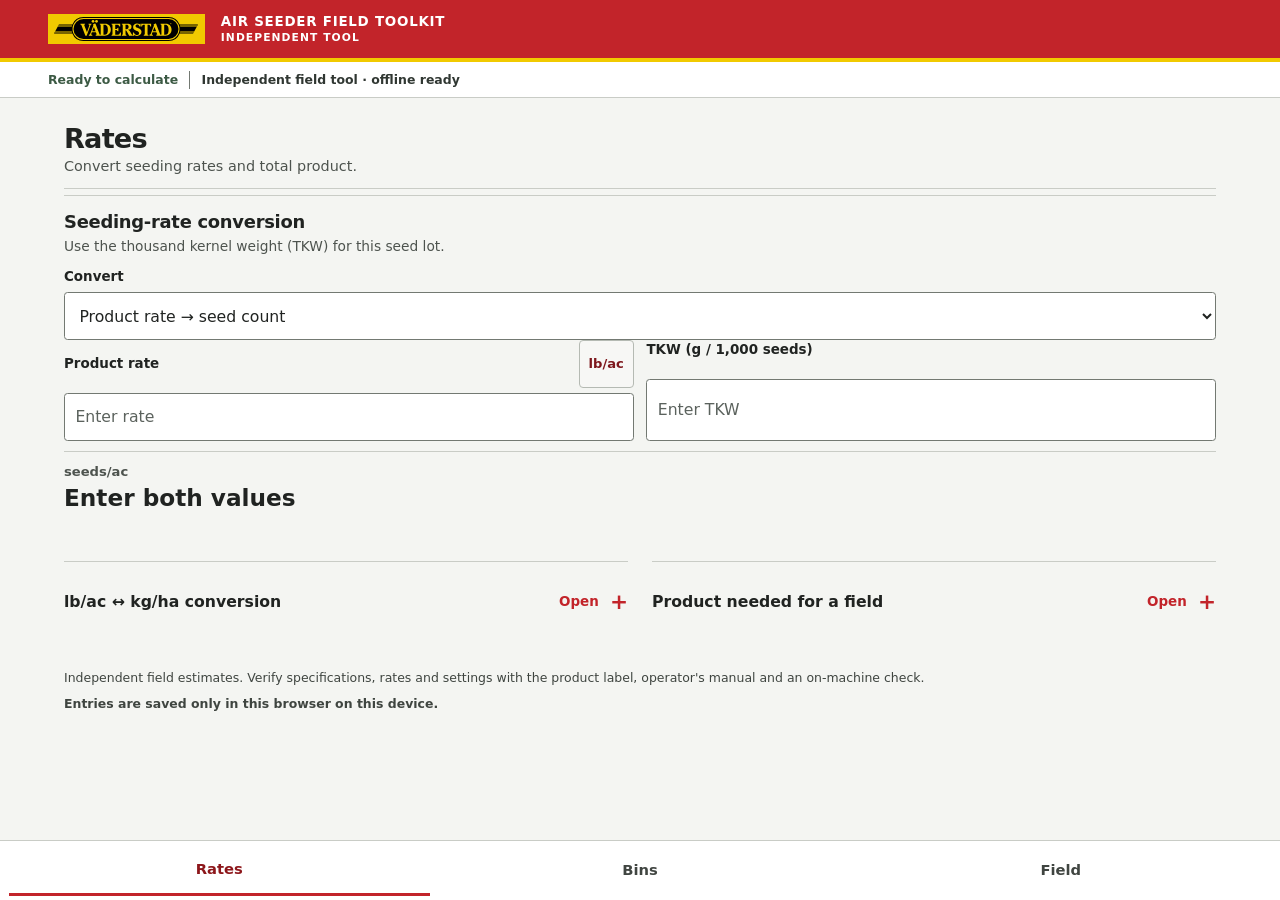
<file: index.html>
<!doctype html>
<html lang="en">
<head>
  <!-- THESIS: A field worksheet turns seeding inputs into decisions; it refuses unsupported equipment defaults.
       OWN-WORLD: Väderstad yellow, charcoal, deep green, and red on a bright worksheet with the official mark.
       STORY: Enter verified field and product values, then read a traceable estimate in the same units.
       FIRST VIEWPORT: A compact Rates worksheet leads with one calculator; secondary tools expand on demand and three tabs stay fixed below.
       FORM: Operate; a phone-first field-service worksheet with source-backed bin allocation and a Väderstad red/yellow signal system. -->
  <meta charset="utf-8">
  <meta name="viewport" content="width=device-width, initial-scale=1, viewport-fit=cover">
  <meta name="theme-color" content="#c2242a">
  <meta name="description" content="Independent offline field calculations for seeding rates, cart run limits, field time, and meter catch tests.">
  <title>Air Seeder Field Toolkit</title>
  <link rel="icon" href="./assets/app-icon.png" type="image/png">
  <link rel="apple-touch-icon" href="./assets/app-icon.png">
  <link rel="manifest" href="./manifest.webmanifest">
  <link rel="stylesheet" href="./styles.css">
  <script type="module" src="./app.js"></script>
</head>
<body>
  <header class="site-header">
    <div class="brand-band">
      <a class="brand-lockup" href="./" aria-label="Air Seeder Field Toolkit home">
        <img src="./assets/vaderstad-logo.svg" alt="Väderstad">
      </a>
      <div class="brand-caption">
        <span class="brand-title">AIR SEEDER FIELD TOOLKIT</span>
        <span class="independent-tag">INDEPENDENT TOOL</span>
      </div>
      <button class="install-button" id="install-button" type="button" hidden>Install</button>
    </div>
    <div class="status-band">
      <span id="connection-status" class="connection-status" role="status">Ready to calculate</span>
      <span class="status-divider" aria-hidden="true"></span>
      <span class="status-detail">Independent field tool · offline ready</span>
    </div>
  </header>

  <main class="app-main">
    <section id="panel-rates" class="tab-panel" role="tabpanel" aria-labelledby="tab-rates">
      <div class="screen-heading">
        <div>
          <h1>Rates</h1>
          <p>Convert seeding rates and total product.</p>
        </div>
      </div>

      <div class="worksheet-grid">
        <section class="worksheet-section rate-converter">
          <div class="section-heading">
            <div>
              <h2>Seeding-rate conversion</h2>
              <p>Use the thousand kernel weight (TKW) for this seed lot.</p>
            </div>
          </div>
          <label class="field conversion-direction-field">
            <span>Convert</span>
            <select id="conversion-direction" data-persist>
              <option value="to-seeds">Product rate → seed count</option>
              <option value="to-product">Seed count → product rate</option>
            </select>
          </label>
          <div class="control-row">
            <label class="field">
              <span class="field-topline"><span id="conversion-value-label">Product rate</span><button class="unit-toggle" id="conversion-unit" type="button" data-unit-toggle data-units="lb/ac|kg/ha" data-converts="conversion-value:rate" data-persist value="lb/ac">lb/ac</button></span>
              <input id="conversion-value" data-persist inputmode="decimal" type="number" min="0" step="any" placeholder="Enter rate">
            </label>
            <label class="field">
              <span id="conversion-factor-label">TKW (g / 1,000 seeds)</span>
              <input id="conversion-factor" data-persist inputmode="decimal" type="number" min="0" step="any" placeholder="Enter TKW">
            </label>
          </div>
          <div class="result-strip" aria-live="polite">
            <span id="conversion-result-label">Seed rate</span>
            <strong id="conversion-result">Enter both values</strong>
          </div>
        </section>

        <details class="worksheet-section secondary-tool">
          <summary class="tool-summary"><span>lb/ac ↔ kg/ha conversion</span><span class="disclosure-label">Open</span></summary>
          <p class="tool-intro">Convert between pounds per acre and kilograms per hectare.</p>
          <label class="field">
            <span class="field-topline"><span>Rate to convert</span><button class="unit-toggle" id="mass-rate-unit" type="button" data-unit-toggle data-units="lb/ac|kg/ha" data-converts="mass-rate-value:rate-mass" data-persist value="lb/ac">lb/ac</button></span>
            <input id="mass-rate-value" data-persist inputmode="decimal" type="number" min="0" step="any" placeholder="Enter rate">
          </label>
          <div class="result-strip" aria-live="polite">
            <span id="mass-rate-result-label">Equivalent rate</span>
            <strong id="mass-rate-result">Enter a rate</strong>
          </div>
        </details>

        <details class="worksheet-section secondary-tool">
          <summary class="tool-summary"><span>Product needed for a field</span><span class="disclosure-label">Open</span></summary>
          <p class="tool-intro">Estimate total product and seed count for a field.</p>
          <label class="field">
            <span class="field-topline"><span>Field area</span><button class="unit-toggle" id="total-area-unit" type="button" data-unit-toggle data-units="ac|ha" data-converts="total-area-value:area" data-persist value="ac">ac</button></span>
            <input id="total-area-value" data-persist inputmode="decimal" type="number" min="0" step="any" placeholder="Enter area">
          </label>
          <div class="control-row">
            <label class="field">
              <span class="field-topline"><span>Application rate</span><button class="unit-toggle" id="total-rate-unit" type="button" data-unit-toggle data-units="lb/ac|kg/ha" data-converts="total-rate-value:rate-mass" data-persist value="lb/ac">lb/ac</button></span>
              <input id="total-rate-value" data-persist inputmode="decimal" type="number" min="0" step="any" placeholder="Enter rate">
            </label>
          </div>
          <label class="field">
            <span id="total-seed-factor-label">Optional TKW (g / 1,000 seeds)</span>
            <input id="total-seed-factor" data-persist inputmode="decimal" type="number" min="0" step="any" placeholder="Leave blank to skip seed total">
          </label>
          <div class="result-strip result-strip-stack" aria-live="polite">
            <span id="total-result-label">Product needed</span>
            <strong id="total-result">Enter area and rate</strong>
            <small id="total-seed-result"></small>
          </div>
        </details>
      </div>
    </section>

    <section id="panel-bins" class="tab-panel" role="tabpanel" aria-labelledby="tab-bins" hidden>
      <div class="screen-heading">
        <div>
          <h1>Bins</h1>
          <p>Plan product assignments and cart run limits.</p>
        </div>
      </div>

      <aside class="source-notice">
        <div>
          <strong>Published volumes load by cart model.</strong>
          <span>Product rates, bulk densities and fill factors are your inputs.</span>
        </div>
      </aside>

      <section class="worksheet-section cart-setup">
        <div class="section-heading">
          <div>
            <h2>Cart identification</h2>
            <p>Published capacities load from Väderstad's technical table.</p>
          </div>
        </div>
        <div class="control-row">
          <label class="field">
            <span>Cart size</span>
            <select id="cart-family" data-persist>
              <option value="">Select Väderstad PD size</option>
              <option value="400">Precision Delivery 400</option>
              <option value="680">Precision Delivery 680</option>
              <option value="820">Precision Delivery 820</option>
              <option value="910">Precision Delivery 910</option>
              <option value="1000">Precision Delivery 1000</option>
              <option value="1350">Precision Delivery 1350</option>
              <option value="other">Other air cart</option>
            </select>
          </label>
          <label class="field">
            <span>Cart identifier (optional)</span>
            <input id="cart-model" data-persist type="text" autocomplete="off" placeholder="Enter from cart plate">
          </label>
        </div>
        <label class="field optional-bin-field" id="optional-bin-field" hidden>
          <span>Optional Bin 5</span>
          <select id="use-optional-bin" data-persist>
            <option value="no">Not fitted</option>
            <option value="yes">Include optional bin 5</option>
          </select>
        </label>
        <p class="model-capacity-note" id="model-capacity-note" aria-live="polite">Choose a listed cart size to load its published nominal volumes, or choose Other air cart to enter all bin capacities manually.</p>
      </section>

      <details class="published-table">
        <summary>Published bin volumes by cart size</summary>
        <div class="table-scroll" tabindex="0" aria-label="Scrollable Väderstad cart capacity table">
          <table>
            <caption>Väderstad Precision Delivery Air Cart technical data (litres as published)</caption>
            <thead>
              <tr><th scope="col">Bin volume (L)</th><th scope="col">400</th><th scope="col">680</th><th scope="col">820</th><th scope="col">910</th><th scope="col">1000</th><th scope="col">1350</th></tr>
            </thead>
            <tbody>
              <tr><th scope="row">Total volume (L)</th><td>12,685–14,095</td><td>23,900</td><td>28,900</td><td>32,068</td><td>35,200</td><td>47,572</td></tr>
              <tr><th scope="row">Bin 1 (L)</th><td>1,410</td><td>2,115</td><td>2,115</td><td>3,277</td><td>2,115</td><td>3,277</td></tr>
              <tr><th scope="row">Bin 2 (L)</th><td>4,230</td><td>5,600</td><td>10,600</td><td>7,506</td><td>17,000</td><td>22,975</td></tr>
              <tr><th scope="row">Bin 3 (L)</th><td>5,285</td><td>5,600</td><td>10,600</td><td>7,506</td><td>10,600</td><td>13,849</td></tr>
              <tr><th scope="row">Bin 4 (L)</th><td>3,170</td><td>10,600</td><td>5,600</td><td>13,849</td><td>5,600</td><td>7,505</td></tr>
              <tr><th scope="row">Optional Bin 5 (L)</th><td>—</td><td>—</td><td>2,466</td><td>—</td><td>2,466</td><td>2,819</td></tr>
            </tbody>
          </table>
        </div>
        <p class="source-credit">Volumes are taken from the linked official table. The printed total row may differ from summed bin volumes because of published rounding and optional-bin configurations.</p>
      </details>

      <section class="worksheet-section product-planner">
        <div class="section-heading">
          <div>
            <h2>Products to seed</h2>
            <p>Add every product in the cart. The optimizer assigns bins to maximize the shared run limit.</p>
          </div>
          <button class="button button-dark" id="add-product" type="button">+ Add product</button>
        </div>
        <div id="product-list" class="product-list"></div>
        <label class="field chain-field">
          <span>Chained-bin planning</span>
          <select id="chain-bins" data-persist>
            <option value="no">Off · one bin per product</option>
            <option value="yes">On · same product may use multiple bins</option>
          </select>
        </label>
        <p class="assumption-note chain-note"><strong>Planning assumption</strong><span>Chained mode groups bins holding the same product to increase the run limit. Use it only if your cart's metering and plumbing can feed that product from those bins. The published capacity table does not verify bin-chain compatibility or fill time in minutes.</span></p>
      </section>

      <section class="worksheet-section manual-bin-setup" id="manual-bin-setup" hidden>
        <div class="section-heading">
          <div>
            <h2>Manual bin capacities</h2>
            <p>Enter the usable volume for each bin from the exact cart documentation.</p>
          </div>
          <button class="button button-dark" id="add-bin" type="button">+ Add bin</button>
        </div>
        <div id="bin-list" class="bin-list"></div>
      </section>

      <section class="worksheet-section run-estimate">
        <div class="section-heading">
          <div>
            <h2>Optimized run estimate</h2>
            <p>Run limit is set by the product that runs out first.</p>
          </div>
        </div>
        <div class="control-row">
          <label class="field">
            <span class="field-topline"><span>Field area</span><button class="unit-toggle" id="bin-area-unit" type="button" data-unit-toggle data-units="ac|ha" data-converts="bin-field-area:area" data-persist value="ac">ac</button></span>
            <input id="bin-field-area" data-persist inputmode="decimal" type="number" min="0" step="any" placeholder="Enter field area">
          </label>
        </div>
        <div id="bin-results" class="bin-results" aria-live="polite">
          <p>Enter complete data for at least one bin to calculate a run limit.</p>
        </div>
      </section>
      <p class="source-credit">Capacity source: <a href="https://www.vaderstad.com/ca-en/drilling/air-carts/precision-delivery-air-cart" target="_blank" rel="noreferrer">Väderstad Precision Delivery Air Cart · technical data table</a>. Each product's bulk density and fill factor are user inputs. Refill count excludes the initial load.</p>
    </section>

    <section id="panel-field" class="tab-panel" role="tabpanel" aria-labelledby="tab-field" hidden>
      <div class="screen-heading">
        <div>
          <h1>Field</h1>
          <p>Estimate capacity, field time and meter settings.</p>
        </div>
      </div>

      <div class="worksheet-grid field-grid">
        <section class="worksheet-section field-capacity-tool">
          <div class="section-heading">
            <div>
              <h2>Field capacity</h2>
              <p>Theoretical rate uses effective working width and travel speed.</p>
            </div>
          </div>
          <div class="control-row">
            <label class="field">
              <span class="field-topline"><span>Working width</span><button class="unit-toggle" id="field-width-unit" type="button" data-unit-toggle data-units="ft|m" data-converts="field-width:length" data-persist value="ft">ft</button></span>
              <input id="field-width" data-persist inputmode="decimal" type="number" min="0" step="any" placeholder="Enter width">
            </label>
            <label class="field">
              <span class="field-topline"><span>Travel speed</span><button class="unit-toggle" id="field-speed-unit" type="button" data-unit-toggle data-units="mph|km/h" data-converts="field-speed:speed" data-persist value="mph">mph</button></span>
              <input id="field-speed" data-persist inputmode="decimal" type="number" min="0" step="any" placeholder="Enter speed">
            </label>
          </div>
          <div class="result-strip" aria-live="polite">
            <span>Theoretical field capacity</span>
            <strong id="theoretical-result">Enter width and speed</strong>
          </div>
          <p class="formula-note">No overlap, point rows, stopping, or field losses are included in the theoretical rate.</p>
        </section>

        <details class="worksheet-section secondary-tool">
          <summary class="tool-summary"><span>Field time with turns and refills</span><span class="disclosure-label">Open</span></summary>
          <p class="tool-intro">Add pass length, turn time and refill delays to the travel estimate.</p>
          <div class="control-row">
            <label class="field">
              <span class="field-topline"><span>Field area</span><button class="unit-toggle" id="field-area-unit" type="button" data-unit-toggle data-units="ac|ha" data-converts="field-area:area,refill-interval:area" data-persist value="ac">ac</button></span>
              <input id="field-area" data-persist inputmode="decimal" type="number" min="0" step="any" placeholder="Enter area">
            </label>
            <label class="field">
              <span class="field-topline"><span>Pass length</span><button class="unit-toggle" id="pass-length-unit" type="button" data-unit-toggle data-units="ft|m" data-converts="pass-length:length" data-persist value="ft">ft</button></span>
              <input id="pass-length" data-persist inputmode="decimal" type="number" min="0" step="any" placeholder="Enter straight run">
            </label>
          </div>
          <div class="control-row">
            <label class="field">
              <span>Turn time per pass (minutes)</span>
              <input id="turn-minutes" data-persist inputmode="decimal" type="number" min="0" step="any" placeholder="Enter turn time">
            </label>
            <label class="field">
              <span id="refill-interval-label">Refill every (ac)</span>
              <input id="refill-interval" data-persist inputmode="decimal" type="number" min="0" step="any" placeholder="Optional">
            </label>
          </div>
          <div class="control-row">
            <label class="field">
              <span>Refill delay (minutes)</span>
              <input id="refill-minutes" data-persist inputmode="decimal" type="number" min="0" step="any" placeholder="Optional">
            </label>
            <div class="assumption-note">
              <strong>Field average</strong>
              <span>Turns are estimated from field area and area per pass; refill stops start after the initial fill.</span>
            </div>
          </div>
          <div class="result-strip result-strip-stack" aria-live="polite">
            <span>Effective field capacity</span>
            <strong id="effective-result">Enter field and downtime values</strong>
            <small id="field-time-result"></small>
          </div>
        </details>

        <details class="worksheet-section secondary-tool catch-test">
          <summary class="tool-summary"><span>Meter catch test</span><span class="disclosure-label">Open</span></summary>
          <p class="tool-intro">Weigh a measured area of product and compare it with the target.</p>
          <div class="control-row">
            <label class="field">
              <span class="field-topline"><span>Target rate</span><button class="unit-toggle" id="catch-unit" type="button" data-unit-toggle data-units="lb/ac|kg/ha" data-converts="catch-target:rate-mass,catch-area:area,catch-mass:mass" data-persist value="lb/ac">lb/ac</button></span>
              <input id="catch-target" data-persist inputmode="decimal" type="number" min="0" step="any" placeholder="Enter target">
            </label>
          </div>
          <div class="control-row">
            <label class="field">
              <span id="catch-area-label">Sample area (acres)</span>
              <input id="catch-area" data-persist inputmode="decimal" type="number" min="0" step="any" placeholder="Enter measured area">
            </label>
            <label class="field">
              <span id="catch-mass-label">Caught product (lb)</span>
              <input id="catch-mass" data-persist inputmode="decimal" type="number" min="0" step="any" placeholder="Weigh the catch">
            </label>
          </div>
          <div class="result-strip result-strip-stack" aria-live="polite">
            <span>Measured application rate</span>
            <strong id="catch-measured-result">Enter test values</strong>
            <small id="catch-adjustment-result"></small>
          </div>
          <p class="formula-note">Adjustment % = target ÷ measured × 100. A result above 100% indicates a higher meter setting mathematically; follow the meter's instructions and retest.</p>
        </details>
      </div>
    </section>
  </main>

  <footer class="app-footer">
    <p>Independent field estimates. Verify specifications, rates and settings with the product label, operator's manual and an on-machine check.</p>
    <p class="storage-note" id="storage-note">Entries are saved only in this browser on this device.</p>
  </footer>

  <nav class="bottom-nav" aria-label="Calculator pages" role="tablist">
    <button id="tab-rates" class="nav-tab is-active" type="button" role="tab" aria-controls="panel-rates" aria-selected="true">
      Rates
    </button>
    <button id="tab-bins" class="nav-tab" type="button" role="tab" aria-controls="panel-bins" aria-selected="false" tabindex="-1">
      Bins
    </button>
    <button id="tab-field" class="nav-tab" type="button" role="tab" aria-controls="panel-field" aria-selected="false" tabindex="-1">
      Field
    </button>
  </nav>
</body>
</html>
</file>
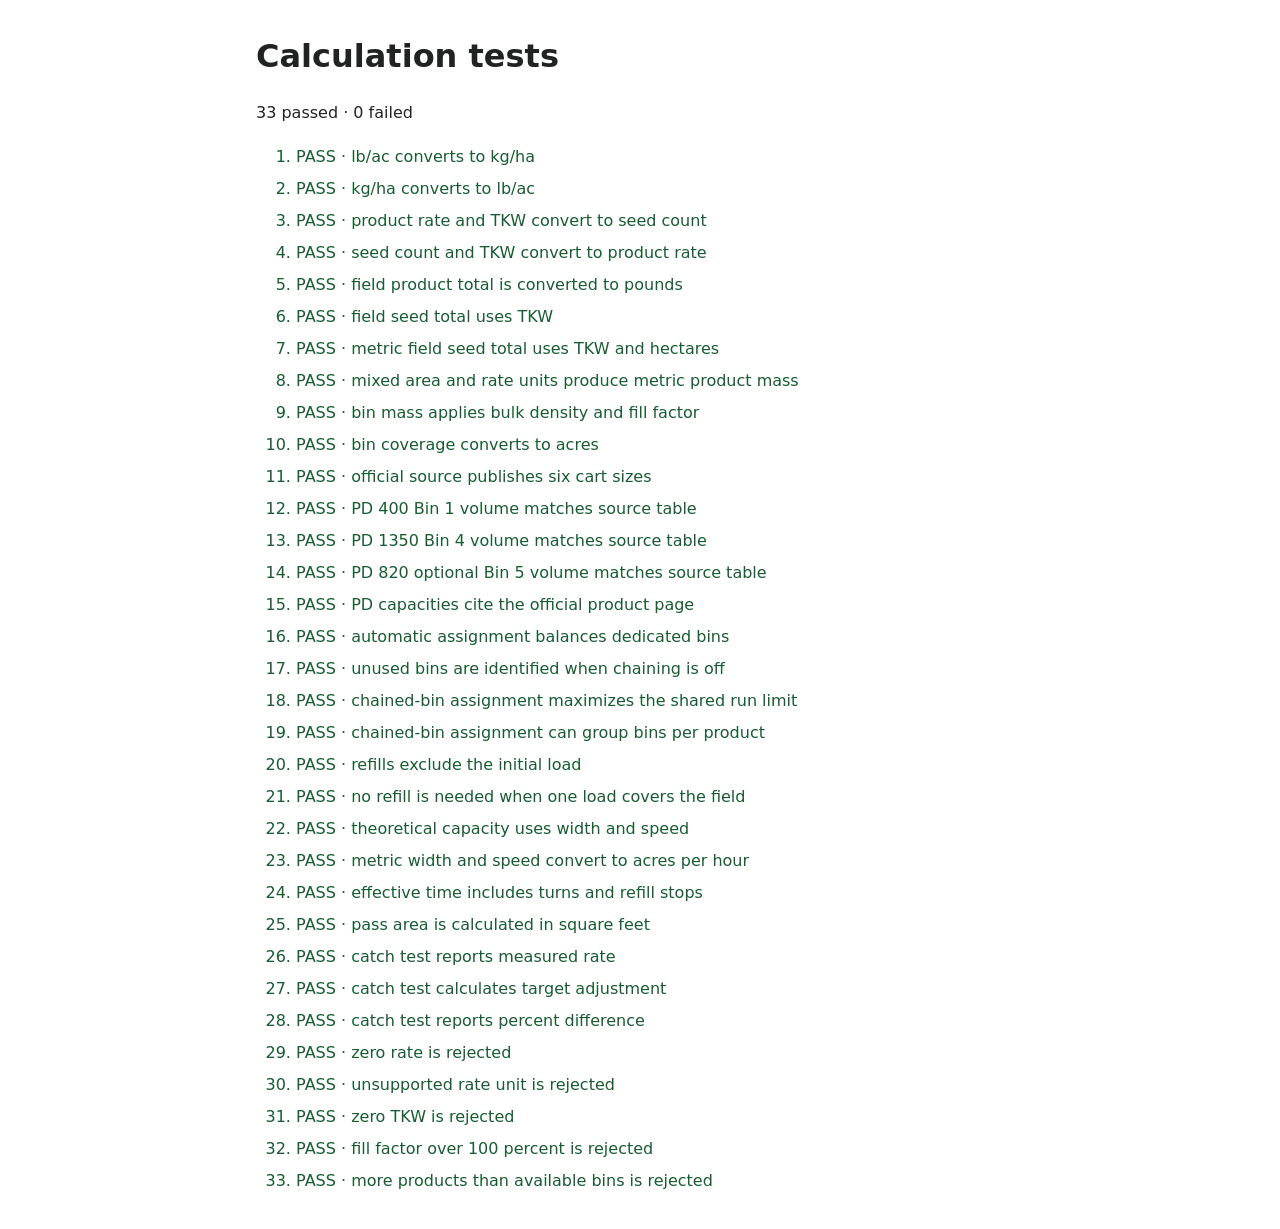
<file: tests/calculations.test.html>
<!doctype html>
<html lang="en">
<head>
  <meta charset="utf-8">
  <meta name="viewport" content="width=device-width, initial-scale=1">
  <title>Calculation tests</title>
  <style>
    body { max-width: 48rem; margin: 2rem auto; padding: 0 1rem; color: #202321; font: 1rem/1.5 system-ui, sans-serif; }
    li { padding: 0.25rem 0; }
    .pass { color: #185c31; }
    .fail { color: #a5151b; font-weight: 700; }
  </style>
  <script type="module" src="./calculations.test.js"></script>
</head>
<body>
  <h1>Calculation tests</h1>
  <p id="summary" role="status">Running tests…</p>
  <ol id="results"></ol>
</body>
</html>
</file>
<file: styles.css>
:root {
  color-scheme: light;
  --vad-yellow: #f1ca00;
  --vad-yellow-dark: #d7b505;
  --vad-red: #c2242a;
  --vad-black: #333333;
  --ink: #202321;
  --green: #3c5a44;
  --red: #c2242a;
  --paper: #f4f5f2;
  --white: #ffffff;
  --line: #c9ccc6;
  --muted: #4d534e;
  --focus: #146b39;
  --touch: 3rem;
  font-family: system-ui, -apple-system, BlinkMacSystemFont, "Segoe UI", sans-serif;
  font-synthesis: none;
  text-rendering: optimizeLegibility;
}

* { box-sizing: border-box; }

body {
  margin: 0;
  padding-bottom: calc(5rem + env(safe-area-inset-bottom));
  color: var(--ink);
  background: var(--paper);
  font-size: 1rem;
  line-height: 1.5;
}

button, input, select { font: inherit; }
button, select { cursor: pointer; }
a { color: #8d171b; text-decoration-thickness: 0.09em; text-underline-offset: 0.16em; }
a:hover { color: #5a1114; }

:focus-visible {
  outline: 3px solid var(--focus);
  outline-offset: 3px;
}
input[aria-invalid="true"], select[aria-invalid="true"] { border-color: #9e1b22; background: #fff3f2; }

.site-header { background: var(--white); }
.brand-band {
  min-height: 3.9rem;
  display: flex;
  align-items: center;
  gap: 1rem;
  padding: 0.55rem clamp(1rem, 4vw, 3rem);
  border-bottom: 4px solid var(--vad-yellow);
  color: var(--white);
  background: var(--vad-red);
}

.brand-lockup { display: inline-flex; flex: 0 0 auto; align-items: center; padding: 0.2rem 0.4rem; background: var(--vad-yellow); }
.brand-lockup img { display: block; width: 9rem; height: auto; }
.brand-caption { display: grid; gap: 0.12rem; line-height: 1.2; }
.brand-title { color: var(--white); font-size: 0.84rem; font-weight: 850; letter-spacing: 0.055em; }
.independent-tag {
  width: fit-content;
  font-size: 0.67rem;
  font-weight: 800;
  letter-spacing: 0.1em;
}
.install-button {
  min-height: 2.9rem;
  margin-left: auto;
  padding: 0.45rem 1rem;
  border: 2px solid var(--white);
  border-radius: 0.2rem;
  color: var(--vad-red);
  background: var(--white);
  font-size: 0.94rem;
  font-weight: 750;
}
.install-button[hidden] { display: none; }
.install-button:hover { color: var(--white); background: #94191f; }

.status-band {
  display: flex;
  min-height: 2.25rem;
  align-items: center;
  gap: 0.7rem;
  padding: 0.45rem clamp(1rem, 4vw, 3rem);
  border-bottom: 1px solid var(--line);
  color: #303732;
  font-size: 0.78rem;
  font-weight: 600;
}
.connection-status { color: var(--green); font-weight: 800; }
.status-divider { width: 1px; height: 1.15rem; background: #737972; }

.app-main {
  width: min(100% - 2rem, 70rem);
  margin: 0 auto;
  padding: 0.8rem 0 1.4rem;
}
.tab-panel[hidden] { display: none; }
.screen-heading {
  display: flex;
  align-items: flex-end;
  justify-content: space-between;
  gap: 0.75rem;
  min-height: auto;
  padding: 0.55rem 0 0.75rem;
  border-bottom: 1px solid var(--line);
  color: var(--ink);
  background: transparent;
}
h1, h2, h3, p { margin-top: 0; }
.screen-heading h1 {
  margin: 0;
  font-size: 1.7rem;
  font-weight: 750;
  letter-spacing: -0.03em;
  line-height: 1.05;
}
.screen-heading p { margin: 0.25rem 0 0; color: var(--muted); font-size: 0.9rem; line-height: 1.3; }

.worksheet-grid { display: grid; gap: 0.55rem; padding-top: 0.4rem; }
.worksheet-section {
  min-width: 0;
  padding: 0.85rem 0;
  border: 0;
  border-top: 1px solid var(--line);
  background: transparent;
}
.section-heading {
  display: flex;
  align-items: flex-start;
  justify-content: space-between;
  gap: 0.75rem;
  margin-bottom: 0.65rem;
}
.section-heading h2 {
  margin: 0;
  font-size: 1.12rem;
  font-weight: 700;
  letter-spacing: -0.015em;
  line-height: 1.25;
}
.section-heading p { max-width: 55ch; margin: 0.2rem 0 0; color: var(--muted); font-size: 0.86rem; }
.control-row { display: grid; grid-template-columns: 1fr; gap: 0.6rem; margin-bottom: 0.65rem; }
.field { display: grid; min-width: 0; gap: 0.28rem; }
.field > span { font-size: 0.84rem; font-weight: 650; }
.field-topline { display: flex; min-height: 2rem; align-items: center; justify-content: space-between; gap: 0.75rem; }
.field input, .field select {
  width: 100%;
  min-width: 0;
  min-height: var(--touch);
  padding: 0.55rem 0.65rem;
  border: 1px solid #737972;
  border-radius: 0.22rem;
  color: var(--ink);
  background: var(--white);
  font-size: 0.98rem;
}
.unit-toggle {
  min-height: var(--touch);
  padding: 0.2rem 0.55rem;
  border: 1px solid #b5bab3;
  border-radius: 0.25rem;
  color: #7d171c;
  background: #f7f7f5;
  font-size: 0.82rem;
  font-weight: 750;
  line-height: 1.1;
  cursor: pointer;
  touch-action: manipulation;
}
.unit-toggle:hover { border-color: var(--vad-red); background: #fff; }
.field input::placeholder { color: #5b625d; opacity: 1; }
.field input:focus, .field select:focus { border-color: var(--focus); }
.field input[aria-invalid="true"] { border: 2px solid var(--red); }

.result-strip {
  display: grid;
  min-height: 3.5rem;
  align-content: center;
  gap: 0.12rem;
  margin-top: 0.65rem;
  padding: 0.65rem 0;
  border-top: 1px solid var(--line);
  background: transparent;
}
.result-strip > span { color: var(--muted); font-size: 0.82rem; font-weight: 650; }
.result-strip strong { font-size: clamp(1.12rem, 4.8vw, 1.45rem); font-weight: 750; line-height: 1.2; overflow-wrap: anywhere; font-variant-numeric: tabular-nums; }
.result-strip small { color: #3c423d; font-size: 0.87rem; }
.result-strip-stack { align-content: start; }
.formula-note { margin: 0.7rem 0 0; color: #424843; font-size: 0.82rem; }
.secondary-tool { padding: 0; }
.tool-summary {
  display: flex;
  min-height: 3rem;
  align-items: center;
  justify-content: space-between;
  gap: 0.7rem;
  padding: 0.6rem 0;
  color: var(--ink);
  background: transparent;
  font-size: 0.98rem;
  font-weight: 700;
  cursor: pointer;
  list-style: none;
}
.tool-summary::-webkit-details-marker { display: none; }
.tool-summary::after { content: "+"; order: 2; color: var(--vad-red); font-size: 1.35rem; font-weight: 800; }
.secondary-tool[open] > .tool-summary::after { content: "−"; }
.disclosure-label { margin-left: auto; color: var(--vad-red); font-size: 0.84rem; font-weight: 800; }
.secondary-tool[open] .disclosure-label { font-size: 0; }
.secondary-tool[open] .disclosure-label::after { content: "Close"; font-size: 0.84rem; }
.tool-intro { margin: 0 0 0.6rem; padding: 0; color: var(--muted); font-size: 0.86rem; }
.secondary-tool > .control-row, .secondary-tool > .field, .secondary-tool > .result-strip, .secondary-tool > .formula-note {
  margin-right: 0;
  margin-left: 0;
}
.secondary-tool > .control-row:first-of-type { margin-top: 0; }
.secondary-tool > .result-strip { margin-bottom: 0; }
.secondary-tool > .formula-note { padding-bottom: 0; }

.source-notice {
  margin: 0;
  padding: 0.7rem 0;
  border-bottom: 1px solid var(--line);
  color: var(--muted);
  font-size: 0.86rem;
}
.source-notice strong { margin-right: 0.3rem; color: var(--ink); font-size: 0.86rem; }
.cart-setup { margin-bottom: 0.35rem; }
.optional-bin-field { max-width: 28rem; margin-top: 0.2rem; }
.model-capacity-note { margin: 0.55rem 0 0; padding: 0; color: var(--muted); font-size: 0.82rem; }
.published-table { margin: 0.35rem 0 0.65rem; border-bottom: 1px solid var(--line); }
.published-table summary { min-height: 2.8rem; padding: 0.65rem 0; color: var(--ink); font-size: 0.9rem; font-weight: 700; cursor: pointer; }
.table-scroll { overflow-x: auto; }
.published-table table { width: 100%; min-width: 46rem; border-collapse: collapse; font-size: 0.84rem; text-align: right; }
.published-table caption { padding: 0.6rem; font-weight: 700; text-align: left; }
.published-table th, .published-table td { padding: 0.48rem 0.55rem; border: 1px solid var(--line); white-space: nowrap; }
.published-table thead { color: var(--white); background: var(--vad-red); }
.published-table tbody th { text-align: left; background: #f0f2ee; }
.product-planner, .manual-bin-setup { margin-top: 0; }
.product-planner .section-heading, .manual-bin-setup .section-heading { align-items: center; }
.product-planner .section-heading p, .manual-bin-setup .section-heading p { font-size: 0.84rem; }
.product-list, .bin-list { display: grid; gap: 0; }
.product-entry, .bin-entry { border-bottom: 1px solid var(--line); }
.product-entry > summary, .bin-entry-details > summary {
  display: flex;
  min-height: 3rem;
  align-items: center;
  justify-content: space-between;
  gap: 0.5rem;
  padding: 0.55rem 0;
  color: var(--ink);
  background: transparent;
  font-weight: 700;
  cursor: pointer;
  list-style: none;
}
.product-entry > summary::-webkit-details-marker, .bin-entry-details > summary::-webkit-details-marker { display: none; }
.product-entry > summary::after, .bin-entry-details > summary::after { content: "+"; color: var(--vad-red); font-size: 1.2rem; }
.product-entry[open] > summary::after, .bin-entry-details[open] > summary::after { content: "−"; }
.product-summary-detail, .manual-bin-summary { color: var(--muted); font-size: 0.78rem; font-weight: 500; text-align: right; }
.product-fields, .bin-fields { display: grid; gap: 0.55rem; padding: 0.7rem; }
.product-fields .control-row, .bin-fields .control-row { margin-bottom: 0; }
.product-planner .chain-field { margin-top: 0.8rem; }
.chain-note { margin-top: 0.75rem; }
.manual-bin-setup[hidden] { display: none; }
.bin-entry-details > summary {
  list-style: none;
}
.remove-product {
  min-width: 3rem;
  min-height: var(--touch);
  justify-self: start;
  border: 1px solid #777d76;
  color: #721216;
  background: var(--white);
  font-weight: 800;
}
.button {
  min-height: var(--touch);
  padding: 0.45rem 0.75rem;
  border: 1px solid var(--vad-red);
  border-radius: 0.25rem;
  font-weight: 700;
}
.button-dark { color: var(--white); background: var(--vad-red); }
.button-dark:hover { color: var(--white); background: #94191f; }
.remove-bin {
  min-width: 3rem;
  min-height: var(--touch);
  border: 1px solid #777d76;
  color: #721216;
  background: var(--white);
  font-weight: 800;
}
.remove-bin:hover { background: #fff0ef; }
.bin-results { display: grid; gap: 0.65rem; margin-top: 0.9rem; }
.bin-results p { margin: 0; color: #3c423d; }
.bin-result-row {
  display: grid;
  grid-template-columns: 1fr auto;
  gap: 0.5rem;
  padding: 0.65rem 0;
  border-bottom: 1px solid var(--line);
}
.bin-result-row strong { text-align: right; }
.bin-result-row span small { display: block; color: var(--muted); font-size: 0.8rem; }
.run-limit {
  display: grid;
  grid-template-columns: 1fr;
  gap: 0.6rem 1rem;
  margin-top: 0.35rem;
  padding: 0.7rem 0;
  border-top: 1px solid var(--line);
  color: var(--ink);
}
.run-limit .run-number { color: var(--vad-red); font-size: 1.45rem; font-weight: 750; line-height: 1.15; }
.run-limit strong { color: var(--ink); }
.run-limit small { color: var(--muted); font-size: 0.82rem; }
.assumption-note {
  display: grid;
  align-content: center;
  gap: 0.18rem;
  min-height: 0;
  padding: 0.35rem 0;
  color: var(--muted);
  background: transparent;
  font-size: 0.82rem;
}
.assumption-note strong { color: var(--ink); font-size: 0.82rem; }
.source-credit { margin: 1rem 0; color: #414741; font-size: 0.8rem; }

.field-grid { padding-top: 1rem; }
.app-footer {
  width: min(100% - 2rem, 70rem);
  margin: 0 auto;
  padding: 0.3rem 0 1.25rem;
  color: #3f4540;
  font-size: 0.78rem;
}
.app-footer p { margin-bottom: 0.45rem; }
.storage-note { font-weight: 700; }

.bottom-nav {
  position: fixed;
  z-index: 10;
  right: 0;
  bottom: 0;
  left: 0;
  display: grid;
  grid-template-columns: repeat(3, 1fr);
  min-height: calc(3.75rem + env(safe-area-inset-bottom));
  padding: 0.25rem max(0.55rem, env(safe-area-inset-left)) calc(0.25rem + env(safe-area-inset-bottom)) max(0.55rem, env(safe-area-inset-right));
  border-top: 1px solid var(--line);
  background: var(--white);
  pointer-events: auto;
  touch-action: manipulation;
}
.nav-tab {
  display: block;
  min-height: 3rem;
  padding: 0.45rem 0.25rem;
  border: 0;
  border-radius: 0;
  color: #404541;
  background: transparent;
  font-size: 0.92rem;
  font-weight: 650;
  cursor: pointer;
  touch-action: manipulation;
}
.nav-tab[aria-selected="true"] {
  border-bottom: 0.2rem solid var(--vad-red);
  color: #8d171b;
  font-weight: 750;
}

@media (min-width: 700px) {
  .app-main { padding-top: 1.1rem; }
  .worksheet-grid { grid-template-columns: repeat(2, minmax(0, 1fr)); gap: 0.55rem 1.5rem; }
  .worksheet-section { padding: 0.9rem 0; border: 0; border-top: 1px solid var(--line); }
  .rate-converter, .catch-test, .field-capacity-tool { grid-column: 1 / -1; }
  .control-row { grid-template-columns: repeat(2, minmax(0, 1fr)); gap: 0.8rem; }
  .product-entry[open] > .product-fields, .bin-entry-details[open] > .bin-fields { padding: 0.75rem 0; }
}

@media (min-width: 1000px) {
  .app-main, .app-footer { width: min(100% - 4rem, 72rem); }
  .worksheet-grid { gap: 1.5rem; }
}

@media (max-width: 420px) {
  .brand-band { gap: 0.6rem; padding-inline: 0.75rem; }
  .brand-lockup img { width: 7rem; }
  .brand-title { font-size: 0.72rem; }
  .independent-tag { font-size: 0.58rem; }
  .install-button { min-height: 2.6rem; padding: 0.35rem 0.65rem; }
  .screen-heading { padding: 0.5rem 0 0.65rem; }
  .screen-heading p { font-size: 0.86rem; line-height: 1.2; }
}

@media (max-width: 380px) {
  .brand-band { gap: 0.65rem; padding-inline: 0.65rem; }
  .brand-lockup img { width: 6.4rem; }
  .brand-title { font-size: 0.72rem; }
  .independent-tag { font-size: 0.6rem; }
  .app-main, .app-footer { width: min(100% - 1.1rem, 70rem); }
}
</file>
